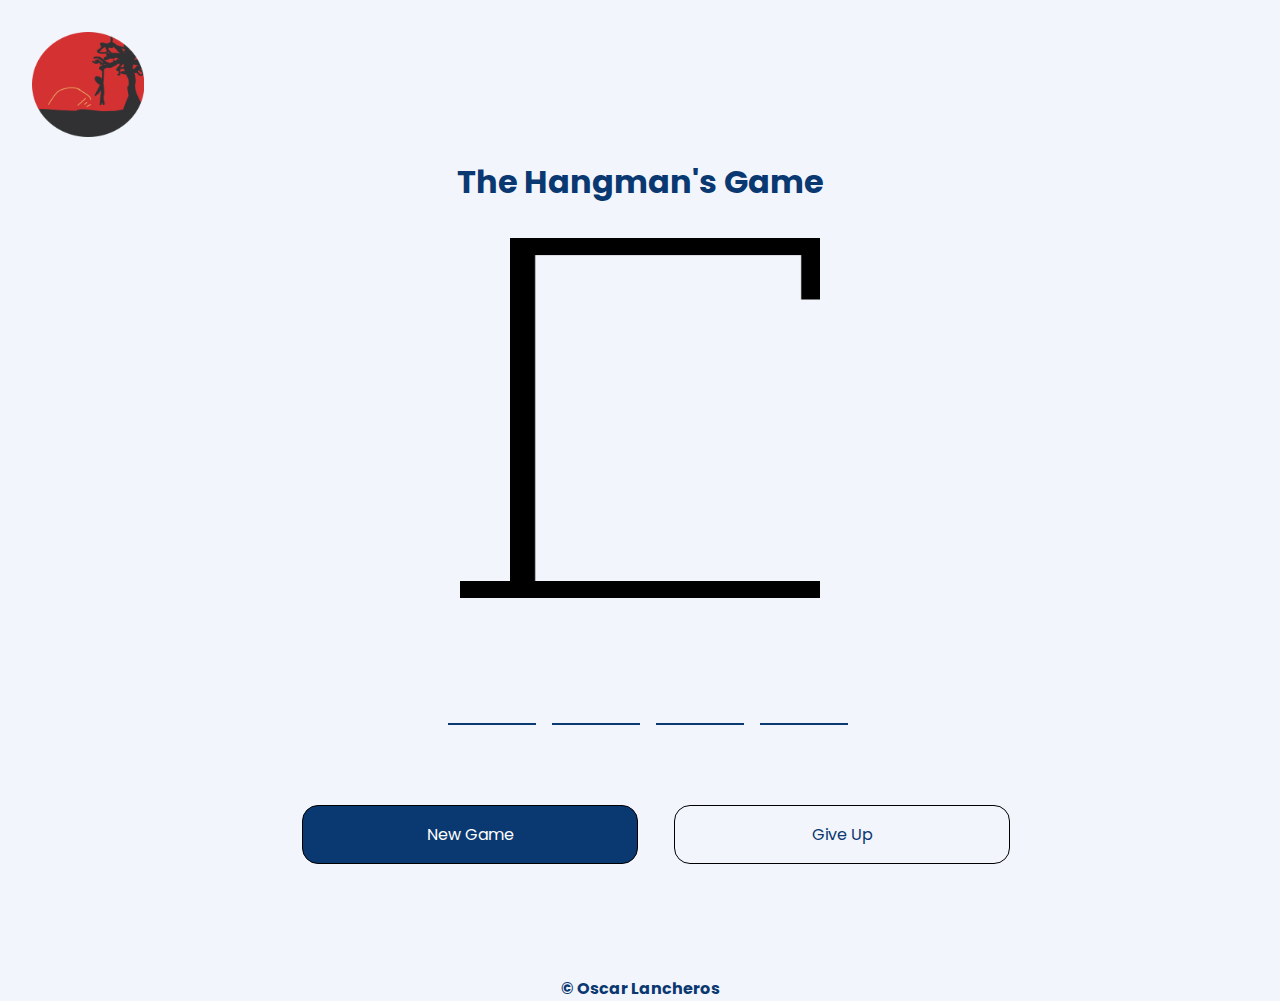
<file: index.html>
<!DOCTYPE html>
<html lang="en">
    <head>
        <meta charset="UTF-8">
        <meta http-equiv="X-UA-Compatible" content="IE=edge">
        <meta name="viewport" content="width=device-width, initial-scale=1.0">
        <title>The Hangman's Game</title>
        <link rel="stylesheet" href="./style.css">
    </head>

    <body>
        <div class="container" style="width:100%; height:100%">
            <header>
                <h1 class="logo"><img src="./imgs/logoHangman2Mod2.png" class="lg" alt="logo hangman"></h1>
            </header>
            <div class="header">
                <h1 class="title">The Hangman's Game</h1>
            </div>
            <div class="hangman">
                <img id="man" alt="Hangman">
            </div>
            <p id="result"></p>
            <div class="guessed"></div>
            <div class="failed"></div>

            <form class="buttons" action="javascript:void(0)">
                <input type="button" class="btnNewGame"  value="New Game" onclick="newGame()" />
                <input type="button" class="btnQuit" value="Give Up" onclick="quitGame()" />
            </form>

            <footer>
                <p class="footer"><a href="https://www.linkedin.com/in/oscarosvaldolancherosromero-a2b87363/">&copy Oscar Lancheros</a></p>
            </footer>
            <script src="./app.js"></script>
        </div>
    </body>
</html>
</file>
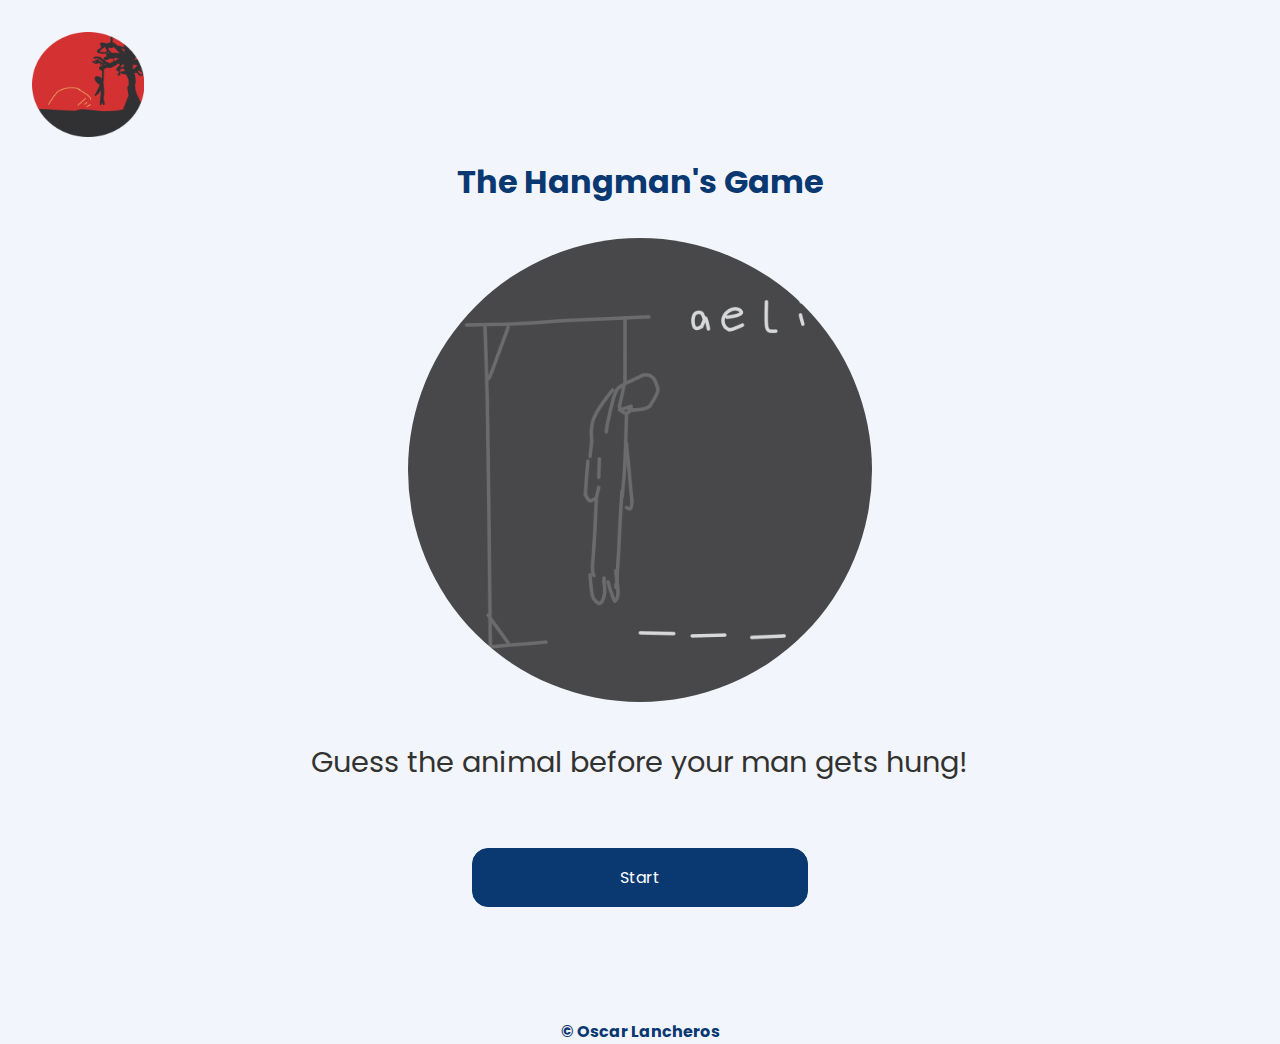
<file: landing.html>
<!DOCTYPE html>
<html lang="en">
<head>
    <meta charset="UTF-8">
    <meta http-equiv="X-UA-Compatible" content="IE=edge">
    <meta name="viewport" content="width=device-width, initial-scale=1.0">
    <link rel="stylesheet" href="./style.css">
    <title>The Hangman's Game</title>
</head>
<body>
    <div class="container" style="width:100%; height:100%">
        <header>
            <h1 class="logo"><img src="./imgs/logoHangman2Mod2.png" class="lg" alt="logo hangman"></h1>
        </header>
        <div class="header">
            <h1 class="title">The Hangman's Game</h1>
        </div>
        <div class="hangman">
            <img src="./imgs/initPic.png" class="initPic" alt="hangmanLogo">
            <p class="gameDesc">Guess the animal before your man gets hung! </p>
        </div>

        <form class="buttons" action="./index.html">
            <button class="btnStart" type="submit">Start</button>

        <footer>
            <p class="footer"><a href="https://www.linkedin.com/in/oscarosvaldolancherosromero-a2b87363/">&copy Oscar
                    Lancheros</a></p>
        </footer>
        <script src="./app.js"></script>
    </div>
</body>
</html>
</file>
<file: style.css>
@import url('https://fonts.googleapis.com/css2?family=Poppins:wght@200;300;400;500;600;700&display=swap');
* {
    margin: 0;
    padding: 0;
    box-sizing: border-box;
    font-family: 'Poppins', sans-serif;
}


body {
    background-color: #f3f5fc;
    margin: 0px;
    min-height: 100vh;
}

.container {
    position: absolute;
    top: 0;
    bottom: 0;
}

html {
    font-size: 16px;
}

.lg {
    margin-top: 2rem;
    margin-left: 2rem;
    width: 7rem;
    shape-image-threshold: inherit;
    opacity: 0.8;
}

.lg:hover {
    opacity: 1.0;
}

.title {
    text-align: center;
    margin-top: 0.5rem;
    color: #0a3871;
    font-size: 2rem;
}

#man {
    max-width: 100%;
    max-height: 100%;
    width: 22.5rem;
    height: 22.5rem;
    background-image: #ddd;
    display: inline-block;
}

.initPic {
    border-radius: 500px;
    opacity: 0.7;
    width: 29rem;
}

.initPic:hover {
    opacity: 1.0;
}

.gameDesc {
    text-align: center;
    margin-top: 2rem;
    color: #323330;
    font-size:1.8rem;
}

.hangman {
    width: 100vw;
    text-align: center;
    margin-top: 2rem;
    margin-bottom: 2rem;
}

.guessed {
    text-align: center;
    color: #495057;
    font-size: 2.3rem;
}

.type {
    display: inline-block;
    vertical-align: middle;
    text-align: center;
}

.guess {
    width: 5.5rem;
    height: 5.5rem;
    color: #0a3871;
    border-bottom: solid 2px #0a3871;
    margin-left: 1rem;
    line-height: 5.5rem;
}

.failed {
    text-align: center;
    margin-top: 0.5rem;
    color: #495057;
    margin-left: 1.13rem;
}

.fail {
    margin-left: 1.3rem;
}

#result {
    text-align: center;
    margin-top: 2rem;
    color: #323330;
    font-size: 2rem;
}

[type="button"] {
    width: 21rem;
    padding: 1rem;
    border-radius: 1rem;
    border: solid 1px #0a3871;
    color: #0a3871;
    background: inherit;
    cursor: pointer;
    margin-left: 2rem;
}

.buttons {
    text-align: center;
    margin-top:4rem;
}

.btnNewGame {
    background-color: #0a3871;
    color: #fff;
    border-color: black;
    font-size: 1rem;
}

.btnQuit {
    border-color: black;
    font-size: 1rem;
    margin-top: 1rem;
}

.btnNewGame:hover, .btnQuit:hover {
    background-color: #323330;
    color: white;
    transition: 0.2s ease-in-out;
}

.btnStart {
    width: 21rem;
    padding: 1rem;
    border-radius: 1rem;
    border: solid 1px #0a3871;
    color: #fff;
    background: #0a3871;
    cursor: pointer;
    font-size: 1rem;
}

.btnStart:hover {
    background-color: #323330;
    color: white;
    transition: 0.2s ease-in-out;
}

footer {
    text-align: center;
    margin-top: 7rem;
}

.footer a{
    color: #0a3871;
    font-size: 1rem;
    font-weight: bold;
    text-decoration: none;
}

.footer a:hover {
    color: #323330;
    text-decoration: underline;
    transition: 0.5s ease-in-out;
}
</file>
